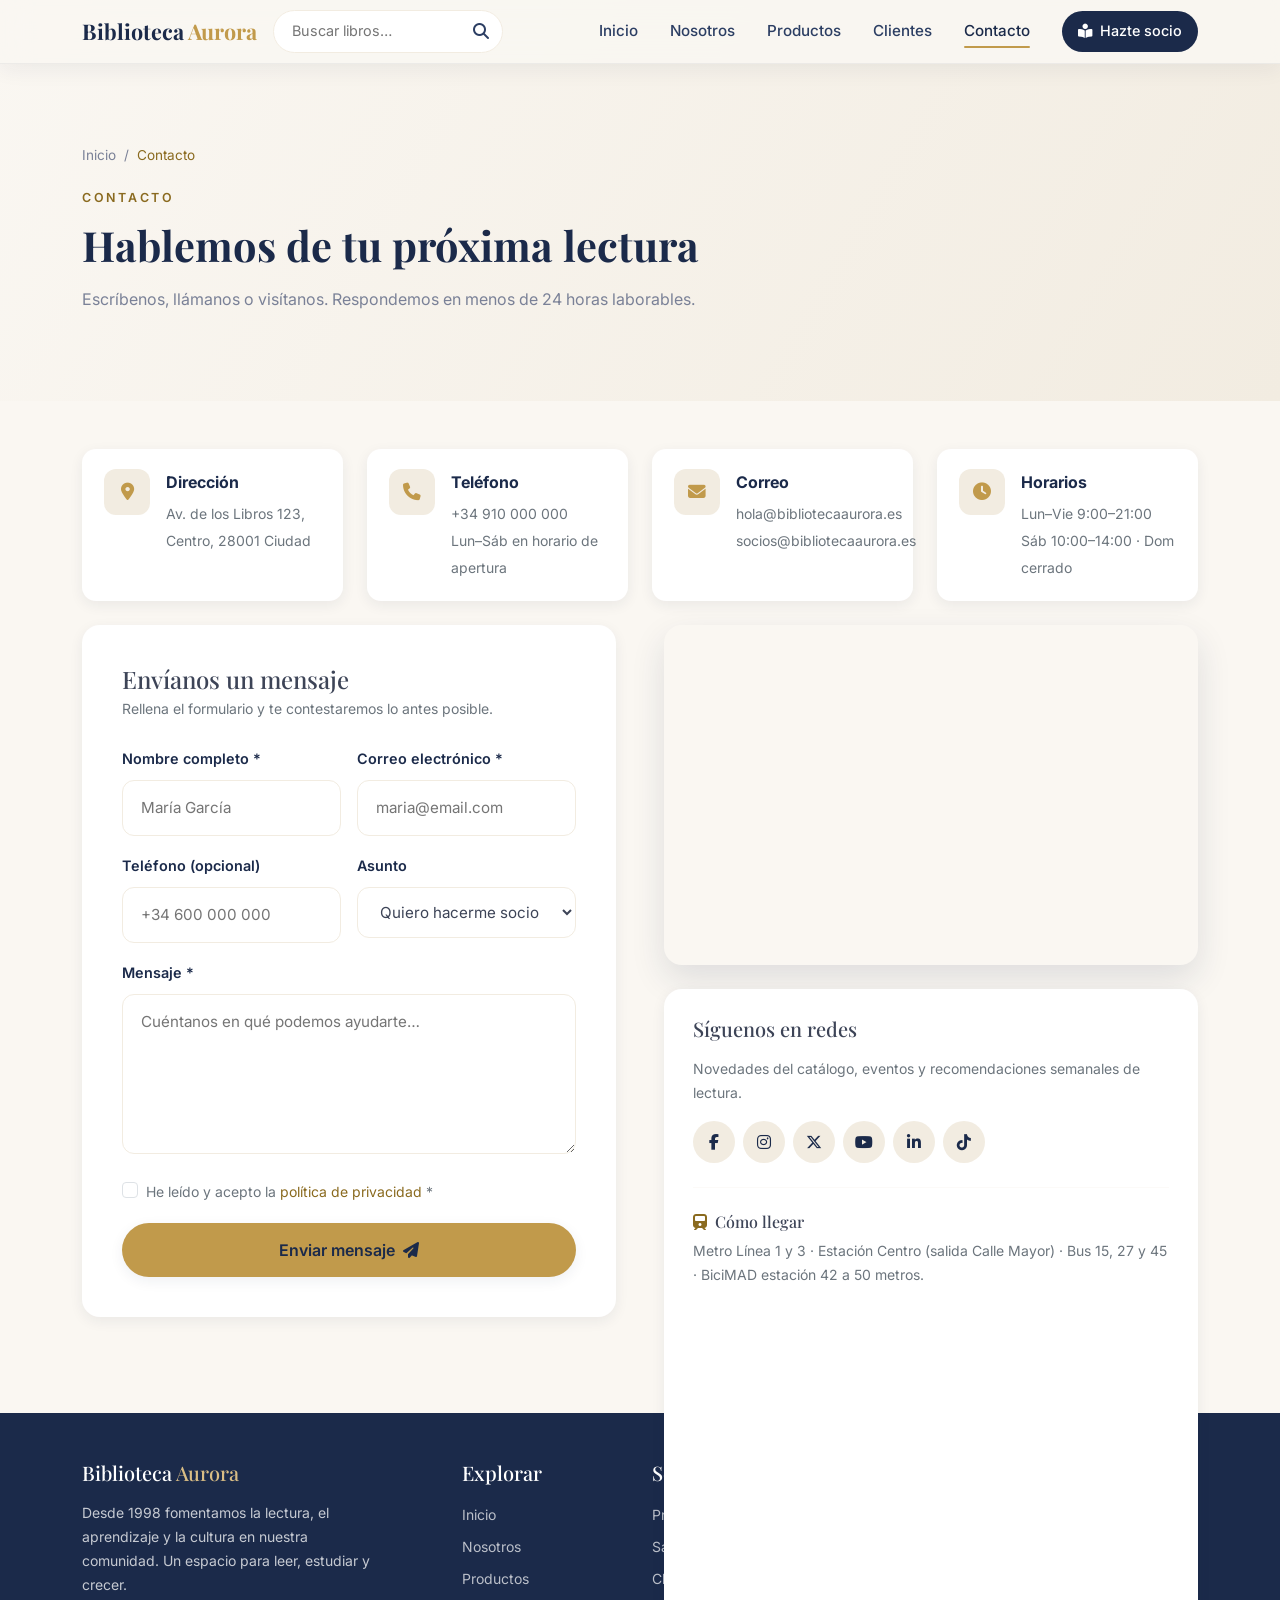
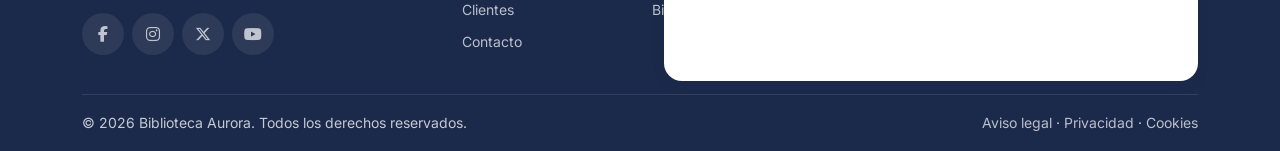
<file: biblioteca javascript/contacto.html>
<!DOCTYPE html>
<html lang="es">
<head>
  <meta charset="UTF-8">
  <meta name="viewport" content="width=device-width, initial-scale=1">
  <title>Contacto — Escríbenos, llámanos o visítanos | Biblioteca Aurora</title>
  <meta name="description" content="Contacta con Biblioteca Aurora: formulario, teléfono, dirección, horarios, mapa de ubicación y redes sociales.">
  <link rel="preconnect" href="https://fonts.googleapis.com">
  <link rel="preconnect" href="https://fonts.gstatic.com" crossorigin>
  <link href="https://fonts.googleapis.com/css2?family=Playfair+Display:ital,wght@0,600;0,700;1,600&family=Inter:wght@400;500;600;700&display=swap" rel="stylesheet">
  <link href="https://cdn.jsdelivr.net/npm/bootstrap@5.3.3/dist/css/bootstrap.min.css" rel="stylesheet">
  <link href="https://cdnjs.cloudflare.com/ajax/libs/font-awesome/6.5.2/css/all.min.css" rel="stylesheet">
  <link href="styles.css" rel="stylesheet">
</head>
<body>
  <a class="skip-link" href="#contenido">Saltar al contenido</a>
  <!-- ===== Navbar ===== -->
  <nav class="navbar navbar-expand-lg navbar-aurora fixed-top" aria-label="Navegación principal">
    <div class="container">
      <a class="navbar-brand" href="index.html">Biblioteca <span>Aurora</span></a>
      <input type="checkbox" id="navToggle" class="nav-check visually-hidden" aria-label="Abrir menú">
      <label class="navbar-toggler border-0" for="navToggle"><i class="fa-solid fa-bars fa-lg" style="color:var(--ink)"></i></label>
      <div class="navbar-collapse" id="mainNav">
        <form class="buscador me-lg-3 my-3 my-lg-0" role="search" action="productos.html" method="get">
          <label for="buscador" class="visually-hidden">Buscar libros</label>
          <input type="search" id="buscador" name="q" class="buscador__input" placeholder="Buscar libros…" autocomplete="off">
          <button type="submit" class="buscador__btn" aria-label="Buscar"><i class="fa-solid fa-magnifying-glass"></i></button>
        </form>
        <ul class="navbar-nav ms-auto align-items-lg-center">
          <li class="nav-item"><a class="nav-link" href="index.html">Inicio</a></li>
          <li class="nav-item"><a class="nav-link" href="nosotros.html">Nosotros</a></li>
          <li class="nav-item"><a class="nav-link" href="productos.html">Productos</a></li>
          <li class="nav-item"><a class="nav-link" href="clientes.html">Clientes</a></li>
          <li class="nav-item"><a class="nav-link active" href="contacto.html">Contacto</a></li>
          <li class="nav-item ms-lg-3 mt-2 mt-lg-0"><a class="nav-link btn-nav" href="contacto.html"><i class="fa-solid fa-book-open-reader me-2"></i>Hazte socio</a></li>
        </ul>
      </div>
    </div>
  </nav>
  <main id="contenido">
  <!-- ===== Hero de página ===== -->
  <header class="page-hero">
    <div class="container">
      <nav aria-label="breadcrumb"><ol class="breadcrumb mb-3"><li class="breadcrumb-item"><a href="index.html">Inicio</a></li><li class="breadcrumb-item active">Contacto</li></ol></nav>
      <div class="col-lg-7">
        <span class="eyebrow">Contacto</span>
        <h1 class="section-title mb-3">Hablemos de tu próxima lectura</h1>
        <p class="lead-text">Escríbenos, llámanos o visítanos. Respondemos en menos de 24 horas laborables.</p>
      </div>
    </div>
  </header>

  <!-- ===== Info + Formulario ===== -->
  <section class="py-5">
    <div class="container">
      <div class="row g-4 mb-4">
        <div class="col-md-6 col-lg-3 reveal"><div class="info-tile">
          <div class="icon"><i class="fa-solid fa-location-dot"></i></div>
          <div><strong class="d-block mb-1" style="color:var(--ink)">Dirección</strong><small class="text-secondary">Av. de los Libros 123, Centro, 28001 Ciudad</small></div>
        </div></div>
        <div class="col-md-6 col-lg-3 reveal"><div class="info-tile">
          <div class="icon"><i class="fa-solid fa-phone"></i></div>
          <div><strong class="d-block mb-1" style="color:var(--ink)">Teléfono</strong><small class="text-secondary">+34 910 000 000<br>Lun–Sáb en horario de apertura</small></div>
        </div></div>
        <div class="col-md-6 col-lg-3 reveal"><div class="info-tile">
          <div class="icon"><i class="fa-solid fa-envelope"></i></div>
          <div><strong class="d-block mb-1" style="color:var(--ink)">Correo</strong><small class="text-secondary">hola@bibliotecaaurora.es<br>socios@bibliotecaaurora.es</small></div>
        </div></div>
        <div class="col-md-6 col-lg-3 reveal"><div class="info-tile">
          <div class="icon"><i class="fa-solid fa-clock"></i></div>
          <div><strong class="d-block mb-1" style="color:var(--ink)">Horarios</strong><small class="text-secondary">Lun–Vie 9:00–21:00<br>Sáb 10:00–14:00 · Dom cerrado</small></div>
        </div></div>
      </div>

      <div class="row g-5">
        <!-- Formulario -->
        <div class="col-lg-6 reveal">
          <div class="card-aurora" style="padding:2.5rem">
            <h2 class="h4 mb-1">Envíanos un mensaje</h2>
            <p class="small text-secondary mb-4">Rellena el formulario y te contestaremos lo antes posible.</p>
            <div id="enviado" class="alert alert-ok mb-4" role="status" style="background:#e8f5e9;color:#2e7d32;border-radius:12px">
              <i class="fa-solid fa-circle-check me-2"></i><strong>¡Mensaje enviado!</strong> Gracias por escribirnos. Te responderemos en menos de 24 horas laborables.
            </div>
            <form id="contactForm" action="https://formspree.io/f/TU_ID" method="post">
              <input type="hidden" name="_next" value="https://TU-DOMINIO/contacto.html#enviado">
              <input type="text" name="_gotcha" class="d-none" tabindex="-1" autocomplete="off">
              <div class="row g-3">
                <div class="col-md-6">
                  <label for="nombre" class="form-label">Nombre completo *</label>
                  <input type="text" class="form-control-aurora" id="nombre" name="nombre" autocomplete="name" placeholder="María García" required>
                </div>
                <div class="col-md-6">
                  <label for="email" class="form-label">Correo electrónico *</label>
                  <input type="email" class="form-control-aurora" id="email" name="email" autocomplete="email" placeholder="maria@email.com" required>
                </div>
                <div class="col-md-6">
                  <label for="telefono" class="form-label">Teléfono (opcional)</label>
                  <input type="tel" class="form-control-aurora" id="telefono" name="telefono" autocomplete="tel" placeholder="+34 600 000 000">
                </div>
                <div class="col-md-6">
                  <label for="asunto" class="form-label">Asunto</label>
                  <select class="form-control-aurora" id="asunto" name="asunto">
                    <option>Quiero hacerme socio</option>
                    <option>Consulta sobre préstamos</option>
                    <option>Clubes de lectura y eventos</option>
                    <option>Alianzas y empresas</option>
                    <option>Otro</option>
                  </select>
                </div>
                <div class="col-12">
                  <label for="mensaje" class="form-label">Mensaje *</label>
                  <textarea class="form-control-aurora" id="mensaje" name="mensaje" rows="5" placeholder="Cuéntanos en qué podemos ayudarte…" required minlength="10"></textarea>
                </div>
                <div class="col-12 form-check ms-2">
                  <input class="form-check-input" type="checkbox" id="privacidad" name="privacidad" required>
                  <label class="form-check-label small text-secondary" for="privacidad">He leído y acepto la <a href="#" style="color:var(--gold-text)">política de privacidad</a> *</label>
                </div>
                <div class="col-12">
                  <button type="submit" class="btn-aurora w-100 justify-content-center">Enviar mensaje <i class="fa-solid fa-paper-plane"></i></button>
                </div>
              </div>
            </form>
          </div>
        </div>

        <!-- Mapa + redes -->
        <div class="col-lg-6 reveal">
          <div class="map-frame mb-4">
            <iframe title="Mapa de ubicación de Biblioteca Aurora" src="https://www.openstreetmap.org/export/embed.html?bbox=-3.7100%2C40.4100%2C-3.6900%2C40.4250&layer=mapnik&marker=40.4175%2C-3.7000" loading="lazy"></iframe>
          </div>
          <div class="card-aurora" style="padding:1.8rem">
            <h3 class="h5 mb-3">Síguenos en redes</h3>
            <p class="small text-secondary mb-3">Novedades del catálogo, eventos y recomendaciones semanales de lectura.</p>
            <div class="d-flex flex-wrap gap-2">
              <a class="social-btn" style="background:var(--ivory-deep);color:var(--ink)" href="#" aria-label="Facebook"><i class="fa-brands fa-facebook-f"></i></a>
              <a class="social-btn" style="background:var(--ivory-deep);color:var(--ink)" href="#" aria-label="Instagram"><i class="fa-brands fa-instagram"></i></a>
              <a class="social-btn" style="background:var(--ivory-deep);color:var(--ink)" href="#" aria-label="X"><i class="fa-brands fa-x-twitter"></i></a>
              <a class="social-btn" style="background:var(--ivory-deep);color:var(--ink)" href="#" aria-label="YouTube"><i class="fa-brands fa-youtube"></i></a>
              <a class="social-btn" style="background:var(--ivory-deep);color:var(--ink)" href="#" aria-label="LinkedIn"><i class="fa-brands fa-linkedin-in"></i></a>
              <a class="social-btn" style="background:var(--ivory-deep);color:var(--ink)" href="#" aria-label="TikTok"><i class="fa-brands fa-tiktok"></i></a>
            </div>
            <hr class="my-4" style="border-color:var(--ivory-deep)">
            <h4 class="h6 mb-2"><i class="fa-solid fa-train me-2" style="color:var(--gold-text)"></i>Cómo llegar</h4>
            <p class="small text-secondary mb-0">Metro Línea 1 y 3 · Estación Centro (salida Calle Mayor) · Bus 15, 27 y 45 · BiciMAD estación 42 a 50 metros.</p>
          </div>
        </div>
      </div>
    </div>
  </section>
  </main>
  <!-- ===== Footer ===== -->
  <footer class="footer pt-5 mt-5">
    <div class="container">
      <div class="row g-4 pb-4">
        <div class="col-lg-4">
          <h5 class="mb-3">Biblioteca <span style="color:var(--gold-soft)">Aurora</span></h5>
          <p class="small" style="max-width:300px">Desde 1998 fomentamos la lectura, el aprendizaje y la cultura en nuestra comunidad. Un espacio para leer, estudiar y crecer.</p>
          <div class="d-flex gap-2 mt-3">
            <a class="social-btn" href="#" aria-label="Facebook"><i class="fa-brands fa-facebook-f"></i></a>
            <a class="social-btn" href="#" aria-label="Instagram"><i class="fa-brands fa-instagram"></i></a>
            <a class="social-btn" href="#" aria-label="X"><i class="fa-brands fa-x-twitter"></i></a>
            <a class="social-btn" href="#" aria-label="YouTube"><i class="fa-brands fa-youtube"></i></a>
          </div>
        </div>
        <div class="col-6 col-lg-2">
          <h5>Explorar</h5>
          <ul class="list-unstyled d-grid gap-2 small">
            <li><a href="index.html">Inicio</a></li>
            <li><a href="nosotros.html">Nosotros</a></li>
            <li><a href="productos.html">Productos</a></li>
            <li><a href="clientes.html">Clientes</a></li>
            <li><a href="contacto.html">Contacto</a></li>
          </ul>
        </div>
        <div class="col-6 col-lg-3">
          <h5>Servicios</h5>
          <ul class="list-unstyled d-grid gap-2 small">
            <li><a href="productos.html">Préstamo de libros</a></li>
            <li><a href="productos.html">Sala de estudio 24/7</a></li>
            <li><a href="productos.html">Clubes de lectura</a></li>
            <li><a href="productos.html">Biblioteca digital</a></li>
          </ul>
        </div>
        <div class="col-lg-3">
          <h5>Contacto</h5>
          <ul class="list-unstyled d-grid gap-2 small">
            <li><i class="fa-solid fa-location-dot me-2" style="color:var(--gold-soft)"></i>Av. de los Libros 123, Centro, Ciudad</li>
            <li><i class="fa-solid fa-phone me-2" style="color:var(--gold-soft)"></i>+34 910 000 000</li>
            <li><i class="fa-solid fa-envelope me-2" style="color:var(--gold-soft)"></i>hola@bibliotecaaurora.es</li>
            <li><i class="fa-solid fa-clock me-2" style="color:var(--gold-soft)"></i>Lun–Vie 9:00–21:00 · Sáb 10:00–14:00</li>
          </ul>
        </div>
      </div>
      <div class="footer-bottom py-3 small d-flex flex-column flex-md-row justify-content-between gap-2">
        <span>© 2026 Biblioteca Aurora. Todos los derechos reservados.</span>
        <span><a href="#">Aviso legal</a> · <a href="#">Privacidad</a> · <a href="#">Cookies</a></span>
      </div>
    </div>
  </footer>
</body>
</html>
</file>
<file: biblioteca javascript/styles.css>
/* ============================================================
   BIBLIOTECA AURORA — Hoja de estilos principal
   Paleta: Tinta (azul noche) · Marfil · Dorado
============================================================ */
:root{
  --ink:        #1b2a4a;
  --ink-soft:   #2c3e63;
  --ivory:      #faf7f2;
  --ivory-deep: #f2ece1;
  --gold:       #c19a4b;
  --gold-soft:  #d9bd85;
  --gold-text:  #8a6a1f; /* dorado oscuro: contraste AA sobre marfil */
  --text:       #3d4457;
  --muted:      #7a8197;
  --white:      #ffffff;
  --radius:     18px;
  --shadow-sm:  0 4px 14px rgba(27,42,74,.07);
  --shadow-md:  0 14px 34px rgba(27,42,74,.12);
  --transition: all .35s cubic-bezier(.22,.61,.36,1);
}

/* ---------- Base ---------- */
html{ scroll-behavior:smooth; scroll-padding-top:84px; }
body{
  font-family:'Inter',system-ui,sans-serif;
  color:var(--text);
  background:var(--ivory);
  line-height:1.7;
  overflow-x:hidden;
}
h1,h2,h3,h4,.font-serif{ font-family:'Playfair Display',serif; color:var(--ink); font-weight:700; }
a{ text-decoration:none; transition:var(--transition); }
section{ position:relative; }

.eyebrow{
  display:inline-block; font-size:.78rem; letter-spacing:.22em;
  text-transform:uppercase; color:var(--gold-text); font-weight:600;
  margin-bottom:.75rem;
}
.section-title{ font-size:clamp(1.9rem,3.5vw,2.6rem); margin-bottom:1rem; }
.lead-text{ color:var(--muted); max-width:640px; }

/* ---------- Navbar ---------- */
.navbar-aurora{
  background:rgba(250,247,242,.85);
  backdrop-filter:blur(14px); -webkit-backdrop-filter:blur(14px);
  border-bottom:1px solid rgba(27,42,74,.06);
  box-shadow:0 6px 20px rgba(27,42,74,.06);
  transition:var(--transition);
}
.navbar-aurora .navbar-brand{ font-family:'Playfair Display',serif; font-size:1.35rem; color:var(--ink); font-weight:700; }
.navbar-aurora .navbar-brand span{ color:var(--gold); }
.navbar-aurora .nav-link{
  color:var(--ink-soft); font-weight:500; font-size:.95rem;
  padding:.5rem 1rem!important; position:relative;
}
.navbar-aurora .nav-link::after{
  content:""; position:absolute; left:1rem; right:1rem; bottom:.25rem;
  height:2px; background:var(--gold); border-radius:2px;
  transform:scaleX(0); transform-origin:left; transition:var(--transition);
}
.navbar-aurora .nav-link:hover::after,
.navbar-aurora .nav-link.active::after{ transform:scaleX(1); }
.navbar-aurora .nav-link.active{ color:var(--ink); }
.btn-nav{
  background:var(--ink); color:#fff!important; border-radius:50rem;
  padding:.55rem 1.4rem!important; font-size:.9rem!important;
}
.btn-nav:hover{ background:var(--gold); color:var(--ink)!important; }
.btn-nav::after{ display:none!important; }

/* ---------- Botones ---------- */
.btn-aurora{
  display:inline-flex; align-items:center; gap:.5rem;
  background:var(--gold); color:var(--ink); font-weight:600;
  border:none; border-radius:50rem; padding:.85rem 2rem;
  transition:var(--transition); box-shadow:var(--shadow-sm);
}
.btn-aurora:hover{ background:var(--ink); color:#fff; transform:translateY(-3px); box-shadow:var(--shadow-md); }
.btn-ghost{
  display:inline-flex; align-items:center; gap:.5rem;
  background:transparent; color:var(--ink); font-weight:600;
  border:2px solid var(--ink); border-radius:50rem; padding:.8rem 1.9rem;
  transition:var(--transition);
}
.btn-ghost:hover{ background:var(--ink); color:#fff; transform:translateY(-3px); }
.btn-ghost-light{ color:#fff; border-color:#fff; }
.btn-ghost-light:hover{ background:#fff; color:var(--ink); }

/* ---------- Hero (Inicio) ---------- */
.hero{
  min-height:92vh; display:flex; align-items:center;
  background:linear-gradient(115deg, rgba(27,42,74,.94) 0%, rgba(27,42,74,.72) 55%, rgba(27,42,74,.35) 100%),
             url('https://images.unsplash.com/photo-1507842217343-583bb7270b66?q=80&w=1800&auto=format&fit=crop') center/cover no-repeat;
  color:#fff;
}
.hero h1{ color:#fff; font-size:clamp(2.6rem,5.5vw,4.2rem); line-height:1.15; }
.hero h1 em{ color:var(--gold-soft); font-style:italic; }
.hero .lead{ color:rgba(255,255,255,.85); font-size:1.15rem; max-width:560px; }
.hero-badge{
  display:inline-flex; align-items:center; gap:.5rem;
  background:rgba(255,255,255,.12); border:1px solid rgba(255,255,255,.25);
  border-radius:50rem; padding:.4rem 1.1rem; font-size:.85rem;
  backdrop-filter:blur(6px);
}

/* ---------- Tarjetas ---------- */
.card-aurora{
  background:var(--white); border:none; border-radius:var(--radius);
  box-shadow:var(--shadow-sm); padding:2.2rem 1.8rem; height:100%;
  transition:var(--transition); position:relative; overflow:hidden;
}
.card-aurora::before{
  content:""; position:absolute; top:0; left:0; right:0; height:4px;
  background:linear-gradient(90deg,var(--gold),var(--gold-soft));
  transform:scaleX(0); transform-origin:left; transition:var(--transition);
}
.card-aurora:hover{ transform:translateY(-8px); box-shadow:var(--shadow-md); }
.card-aurora:hover::before{ transform:scaleX(1); }
.card-icon{
  width:60px; height:60px; border-radius:16px;
  background:linear-gradient(135deg,var(--ivory-deep),#e7dcc6);
  display:flex; align-items:center; justify-content:center;
  color:var(--gold); font-size:1.5rem; margin-bottom:1.3rem;
  transition:var(--transition);
}
.card-aurora:hover .card-icon{ background:var(--ink); color:var(--gold-soft); transform:rotate(-6deg) scale(1.05); }

/* ---------- Servicios / catálogo ---------- */
.service-card{
  background:var(--white); border-radius:var(--radius); overflow:hidden;
  box-shadow:var(--shadow-sm); transition:var(--transition); height:100%;
  display:flex; flex-direction:column;
}
.service-card:hover{ transform:translateY(-8px); box-shadow:var(--shadow-md); }
.service-card .img-wrap{ overflow:hidden; aspect-ratio:16/10; }
.service-card .img-wrap img{ width:100%; height:100%; object-fit:cover; transition:transform .6s ease; }
.service-card:hover .img-wrap img{ transform:scale(1.07); }
.service-card .card-body{ padding:1.6rem; display:flex; flex-direction:column; flex:1; }
.badge-cat{
  background:var(--ivory-deep); color:var(--ink-soft); font-size:.72rem;
  letter-spacing:.1em; text-transform:uppercase; font-weight:600;
  border-radius:50rem; padding:.35rem .9rem;
}
.link-arrow{ display:inline-flex; align-items:center; color:var(--gold-text); font-weight:600; margin-top:auto; }
.link-arrow:hover{ color:var(--ink); gap:.9rem; letter-spacing:.02em; }

/* ---------- Filtros ---------- */
.filter-btn{
  background:var(--white); border:1.5px solid var(--ivory-deep); color:var(--text);
  border-radius:50rem; padding:.5rem 1.4rem; font-size:.88rem; font-weight:500;
  transition:var(--transition);
}
.filter-btn:hover{ border-color:var(--gold); color:var(--ink); }
.filter-btn.active{ background:var(--ink); border-color:var(--ink); color:#fff; }

/* ---------- Testimonios ---------- */
.testimonial-card{
  background:var(--white); border-radius:var(--radius); box-shadow:var(--shadow-sm);
  padding:2rem; height:100%; position:relative; transition:var(--transition);
}
.testimonial-card:hover{ transform:translateY(-6px); box-shadow:var(--shadow-md); }
.quote-mark{ font-family:'Playfair Display',serif; font-size:3.4rem; line-height:1; color:var(--gold); opacity:.45; }
.avatar{
  width:56px; height:56px; border-radius:50%; object-fit:cover;
  border:3px solid var(--ivory-deep);
}
.stars{ color:var(--gold); letter-spacing:.12em; }

.logo-tile{
  background:var(--white); border-radius:14px; box-shadow:var(--shadow-sm);
  height:100px; display:flex; align-items:center; justify-content:center;
  color:var(--muted); font-weight:700; letter-spacing:.06em;
  transition:var(--transition); border:1px solid transparent;
}
.logo-tile:hover{ color:var(--ink); border-color:var(--gold-soft); transform:translateY(-4px); }

/* ---------- Cifras ---------- */
.stats-band{
  background:linear-gradient(135deg,var(--ink) 0%,var(--ink-soft) 100%);
  color:#fff; border-radius:var(--radius);
}
.stat-number{ font-family:'Playfair Display',serif; font-size:clamp(2.4rem,4vw,3.4rem); color:var(--gold-soft); font-weight:700; }

/* ---------- Equipo ---------- */
.team-card{ text-align:center; }
.team-card img{
  width:100%; aspect-ratio:1/1.05; object-fit:cover; border-radius:14px; margin-bottom:1.1rem;
  transition:var(--transition); filter:saturate(.9);
}
.team-card:hover img{ transform:scale(1.03); filter:saturate(1.05); box-shadow:var(--shadow-md); }

/* ---------- Timeline historia ---------- */
.timeline{ position:relative; padding-left:2rem; }
.timeline::before{ content:""; position:absolute; left:7px; top:6px; bottom:6px; width:2px; background:linear-gradient(var(--gold),transparent); }
.timeline-item{ position:relative; padding-bottom:2rem; }
.timeline-item::before{
  content:""; position:absolute; left:-2rem; top:6px; width:16px; height:16px;
  border-radius:50%; background:var(--gold); border:3px solid var(--ivory);
  box-shadow:0 0 0 2px var(--gold);
}
.timeline-item h4{ font-size:1.1rem; }
.timeline-item .year{ color:var(--gold-text); font-weight:700; font-size:.85rem; letter-spacing:.1em; }

/* ---------- CTA final ---------- */
.cta-final{
  background:linear-gradient(120deg,var(--ink) 60%,var(--ink-soft));
  border-radius:calc(var(--radius) + 6px); color:#fff;
  position:relative; overflow:hidden;
}
.cta-final::after{
  content:"\f02d"; font-family:"Font Awesome 6 Free"; font-weight:900;
  position:absolute; right:-2rem; bottom:-3.5rem; font-size:12rem;
  color:rgba(255,255,255,.05); pointer-events:none;
}

/* ---------- Formulario ---------- */
.form-control-aurora{
  width:100%; border:1.5px solid var(--ivory-deep); background:var(--white);
  border-radius:12px; padding:.9rem 1.1rem; font-size:.95rem; color:var(--text);
  transition:var(--transition);
}
.form-control-aurora:focus{
  outline:none; border-color:var(--gold); box-shadow:0 0 0 4px rgba(193,154,75,.15);
}
.form-label{ font-weight:600; color:var(--ink); font-size:.9rem; }

.info-tile{
  display:flex; gap:1rem; align-items:flex-start;
  background:var(--white); border-radius:14px; padding:1.2rem 1.4rem;
  box-shadow:var(--shadow-sm); transition:var(--transition); height:100%;
}
.info-tile:hover{ transform:translateY(-4px); box-shadow:var(--shadow-md); }
.info-tile .icon{
  width:46px; height:46px; flex:0 0 46px; border-radius:12px;
  background:var(--ivory-deep); color:var(--gold); font-size:1.1rem;
  display:flex; align-items:center; justify-content:center;
}
.map-frame{ border-radius:var(--radius); overflow:hidden; box-shadow:var(--shadow-md); }
.map-frame iframe{ width:100%; height:340px; border:0; display:block; }

/* ---------- Footer ---------- */
.footer{
  background:var(--ink); color:rgba(255,255,255,.75);
}
.footer h5{ color:#fff; font-family:'Playfair Display',serif; margin-bottom:1.1rem; }
.footer a{ color:rgba(255,255,255,.7); }
.footer a:hover{ color:var(--gold-soft); padding-left:4px; }
.social-btn{
  width:42px; height:42px; border-radius:50%; display:inline-flex;
  align-items:center; justify-content:center;
  background:rgba(255,255,255,.08); color:#fff; font-size:1rem;
  transition:var(--transition);
}
.social-btn:hover{ background:var(--gold); color:var(--ink); transform:translateY(-4px); }
.footer-bottom{ border-top:1px solid rgba(255,255,255,.1); }

/* ---------- Animaciones al scroll (solo CSS) ---------- */
/* Sin soporte: el contenido simplemente se ve. Con soporte: aparece al entrar en pantalla. */
@keyframes reveal-up{ from{ opacity:0; transform:translateY(32px); } to{ opacity:1; transform:none; } }
@supports (animation-timeline: view()){
  .reveal{ animation:reveal-up linear both; animation-timeline:view(); animation-range:entry 0% entry 40%; }
}

/* ---------- Page hero (interiores) ---------- */
.page-hero{
  padding:9rem 0 4.5rem;
  background:linear-gradient(120deg,var(--ivory) 0%,var(--ivory-deep) 100%);
}
.page-hero .breadcrumb-item a{ color:var(--muted); }
.page-hero .breadcrumb-item.active{ color:var(--gold-text); }
.breadcrumb{ --bs-breadcrumb-divider-color:var(--muted); font-size:.85rem; }

/* ---------- Responsive ---------- */
@media (max-width:767.98px){
  .hero{ min-height:86vh; text-align:center; }
  .hero .lead{ margin-inline:auto; }
  .cta-final::after{ display:none; }
}
@media (prefers-reduced-motion:reduce){
  html{ scroll-behavior:auto; }
  *{ animation:none!important; transition:none!important; }
  .reveal{ opacity:1; transform:none; }
}

/* ============================================================
   SIN JAVASCRIPT: componentes resueltos con CSS/HTML
============================================================ */
/* Accesibilidad */
.skip-link{ position:absolute; left:1rem; top:-4rem; z-index:2000; background:var(--ink); color:#fff; padding:.6rem 1rem; border-radius:8px; }
.skip-link:focus{ top:1rem; color:#fff; }
:focus-visible{ outline:3px solid var(--gold); outline-offset:3px; }

/* Menú móvil (checkbox + label) */
.navbar-toggler{ cursor:pointer; }
.nav-check:focus-visible ~ .navbar-toggler{ outline:3px solid var(--gold); outline-offset:2px; }
@media (max-width:991.98px){
  .navbar-collapse{ display:none; }
  .nav-check:checked ~ .navbar-collapse{ display:block; }
}

/* Filtro de productos (radios + :has) */
.filter-btn{ cursor:pointer; }
body:has(#f-todos:checked) label[for="f-todos"]{ background:var(--ink); border-color:var(--ink); color:#fff; }
body:has(#f-todos:focus-visible) label[for="f-todos"]{ outline:3px solid var(--gold); outline-offset:3px; }
body:has(#f-prestamo:checked) label[for="f-prestamo"]{ background:var(--ink); border-color:var(--ink); color:#fff; }
body:has(#f-prestamo:focus-visible) label[for="f-prestamo"]{ outline:3px solid var(--gold); outline-offset:3px; }
body:has(#f-prestamo:checked) [data-category]:not([data-category="prestamo"]){ display:none; }
body:has(#f-espacios:checked) label[for="f-espacios"]{ background:var(--ink); border-color:var(--ink); color:#fff; }
body:has(#f-espacios:focus-visible) label[for="f-espacios"]{ outline:3px solid var(--gold); outline-offset:3px; }
body:has(#f-espacios:checked) [data-category]:not([data-category="espacios"]){ display:none; }
body:has(#f-digital:checked) label[for="f-digital"]{ background:var(--ink); border-color:var(--ink); color:#fff; }
body:has(#f-digital:focus-visible) label[for="f-digital"]{ outline:3px solid var(--gold); outline-offset:3px; }
body:has(#f-digital:checked) [data-category]:not([data-category="digital"]){ display:none; }
body:has(#f-comunidad:checked) label[for="f-comunidad"]{ background:var(--ink); border-color:var(--ink); color:#fff; }
body:has(#f-comunidad:focus-visible) label[for="f-comunidad"]{ outline:3px solid var(--gold); outline-offset:3px; }
body:has(#f-comunidad:checked) [data-category]:not([data-category="comunidad"]){ display:none; }

/* Formulario: mensaje de éxito con :target y validación visual nativa */
.alert-ok{ display:none; }
.alert-ok:target{ display:block; }
.form-control-aurora:user-invalid{ border-color:#c0392b; box-shadow:0 0 0 4px rgba(192,57,43,.12); }

/* ============================================================
   BUSCADOR (navbar)
============================================================ */
.buscador{ position:relative; display:flex; align-items:center; }
.buscador__input{
  width:100%; border:1.5px solid var(--ivory-deep); background:var(--white);
  border-radius:50rem; padding:.5rem 2.6rem .5rem 1.1rem; font-size:.9rem; color:var(--text);
  transition:var(--transition);
}
.buscador__input:focus{ outline:none; border-color:var(--gold); box-shadow:0 0 0 4px rgba(193,154,75,.15); }
.buscador__btn{
  position:absolute; right:.35rem; top:50%; transform:translateY(-50%);
  width:32px; height:32px; border:0; border-radius:50%;
  background:transparent; color:var(--ink-soft); cursor:pointer;
}
.buscador__btn:hover{ background:var(--ivory-deep); color:var(--ink); }
@media (min-width:992px){
  .buscador{ width:190px; }
  .navbar-aurora .nav-link{ padding:.5rem .6rem!important; }
}
@media (min-width:1200px){
  .buscador{ width:230px; }
  .navbar-aurora .nav-link{ padding:.5rem 1rem!important; }
}

/* ============================================================
   CATÁLOGO DE LIBROS (BEM)
============================================================ */
.filtros-libros{
  display:flex; flex-wrap:wrap; gap:1rem 1.5rem; align-items:flex-end;
  background:var(--ivory); border-radius:var(--radius); padding:1.2rem 1.5rem;
}
.filtros-libros__campo{ flex:1 1 200px; }
.filtros-libros__campo--check{ flex:0 0 auto; display:flex; align-items:center; gap:.5rem; padding-bottom:.9rem; }
.filtros-libros__total{ margin-left:auto; padding-bottom:.9rem; color:var(--ink); }

.libro{
  --libro-color:var(--ink);
  background:var(--white); border-radius:var(--radius); overflow:hidden; height:100%;
  display:flex; flex-direction:column; box-shadow:var(--shadow-sm); transition:var(--transition);
}
.libro:hover{ transform:translateY(-6px); box-shadow:var(--shadow-md); }
.libro--narrativa{ --libro-color:#8a3b2e; }
.libro--ciencia{ --libro-color:#1f6f8b; }
.libro--historia{ --libro-color:#6b4f2a; }
.libro--infantil{ --libro-color:#c27a12; }
.libro--poesia{ --libro-color:#7b4b8f; }
.libro--tecnologia{ --libro-color:#2f6b4f; }

.libro__portada{
  aspect-ratio:4/3; display:flex; align-items:center; justify-content:center;
  background:linear-gradient(135deg,var(--libro-color),color-mix(in srgb,var(--libro-color) 65%,#000));
  box-shadow:inset 10px 0 0 rgba(0,0,0,.18);
}
.libro__inicial{ font-family:'Playfair Display',serif; font-size:3.6rem; font-weight:700; color:rgba(255,255,255,.9); }
.libro__cuerpo{ padding:1.1rem 1.2rem 1.3rem; display:flex; flex-direction:column; gap:.25rem; flex:1; }
.libro__genero{ font-size:.7rem; letter-spacing:.12em; text-transform:uppercase; font-weight:600; color:var(--libro-color); }
.libro__titulo{ font-size:1.02rem; line-height:1.3; margin:.15rem 0 0; }
.libro__autor{ font-size:.85rem; color:var(--text); margin:0; }
.libro__meta{ font-size:.78rem; color:var(--muted); margin:0 0 .6rem; }
.libro__estado{
  margin-top:auto; align-self:flex-start; font-size:.72rem; font-weight:600;
  border-radius:50rem; padding:.25rem .75rem;
}
.libro__estado--disponible{ background:#e8f5e9; color:#2e7d32; }
.libro__estado--prestado{ background:#fbe9e7; color:#b23b2e; }
</file>
